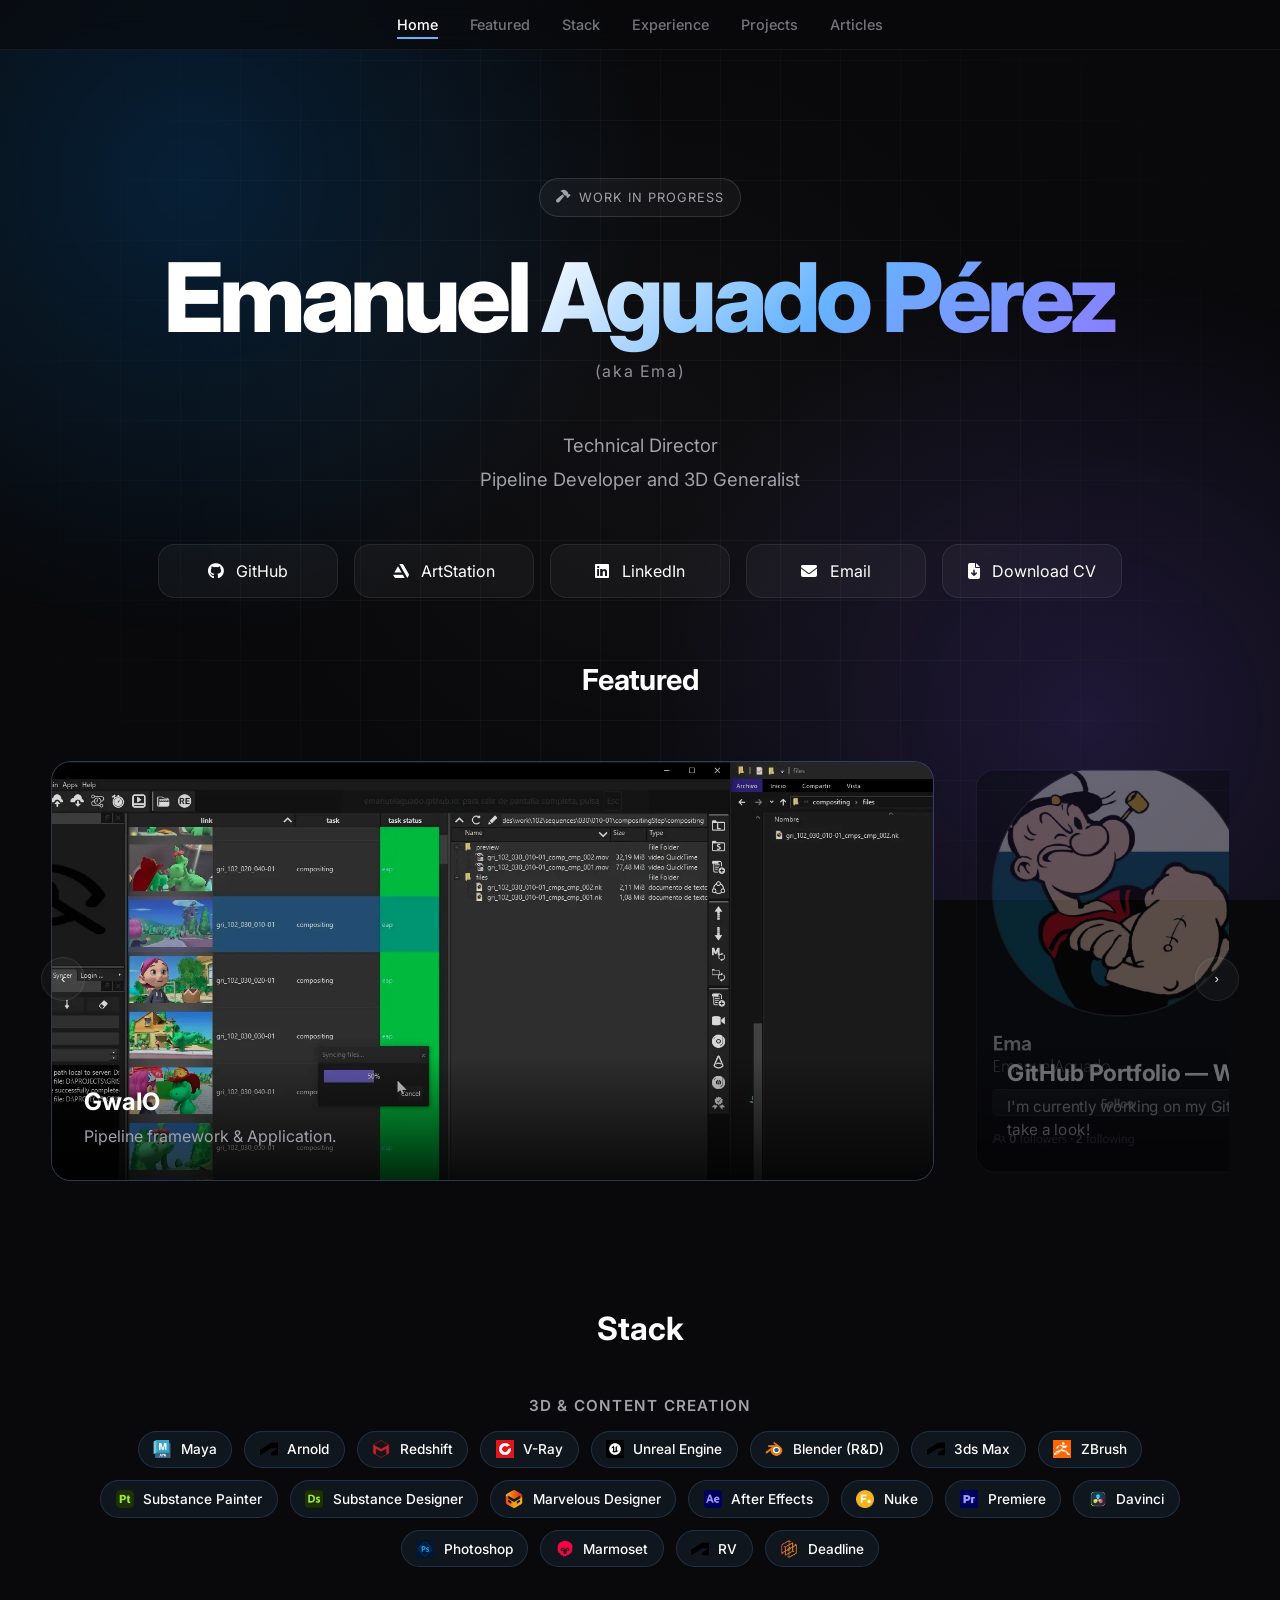
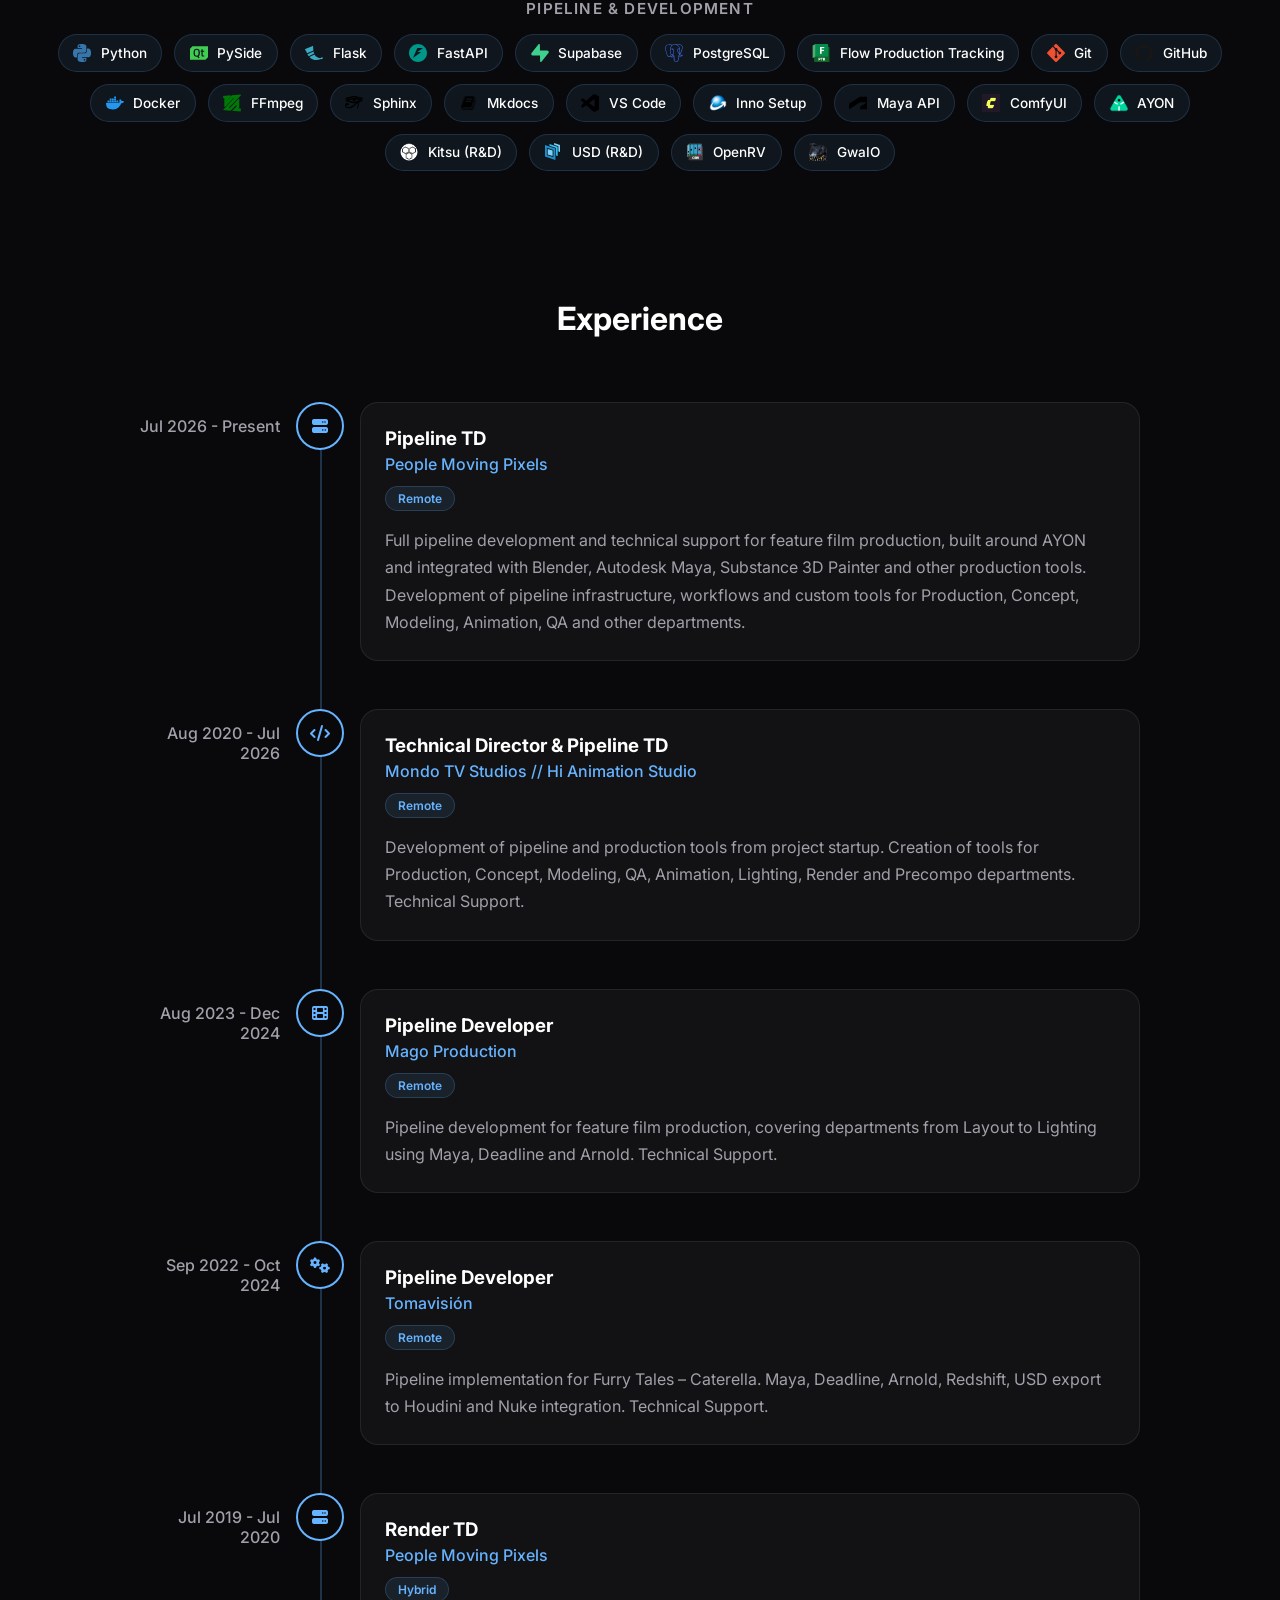
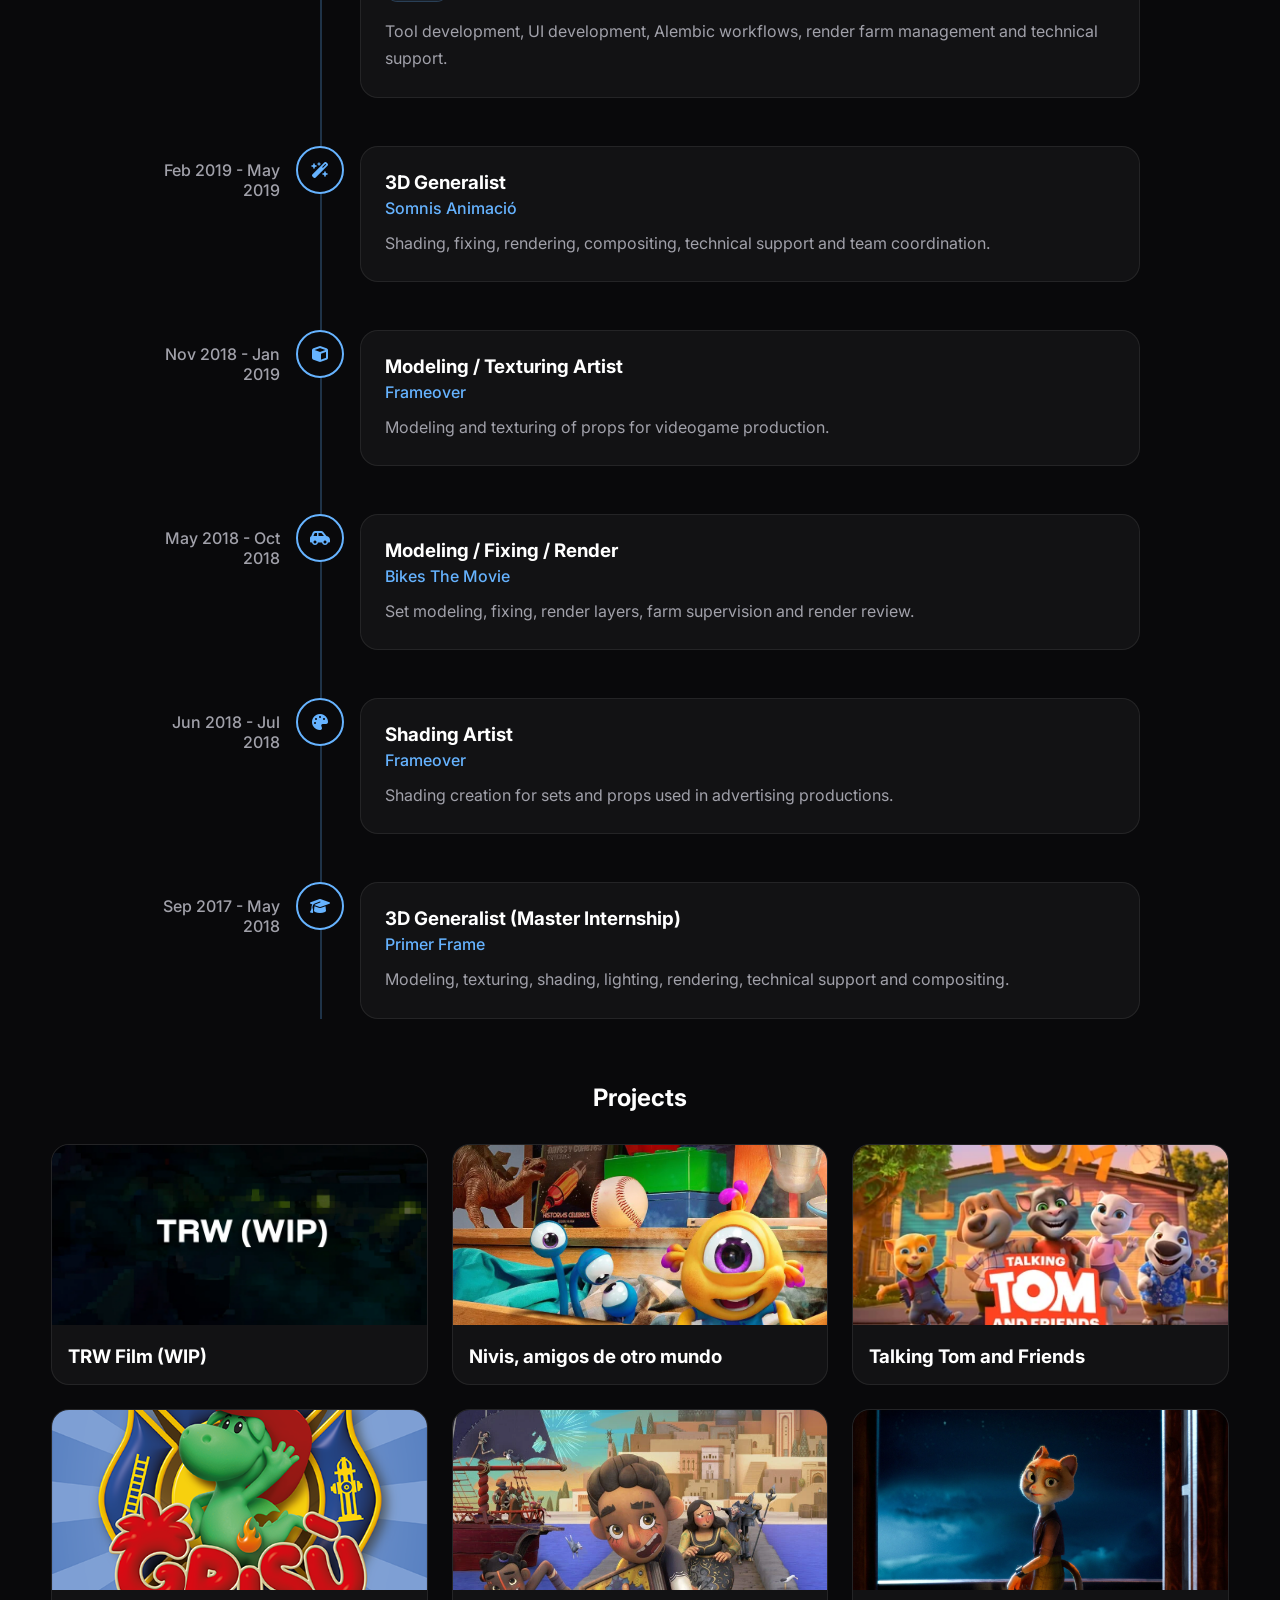
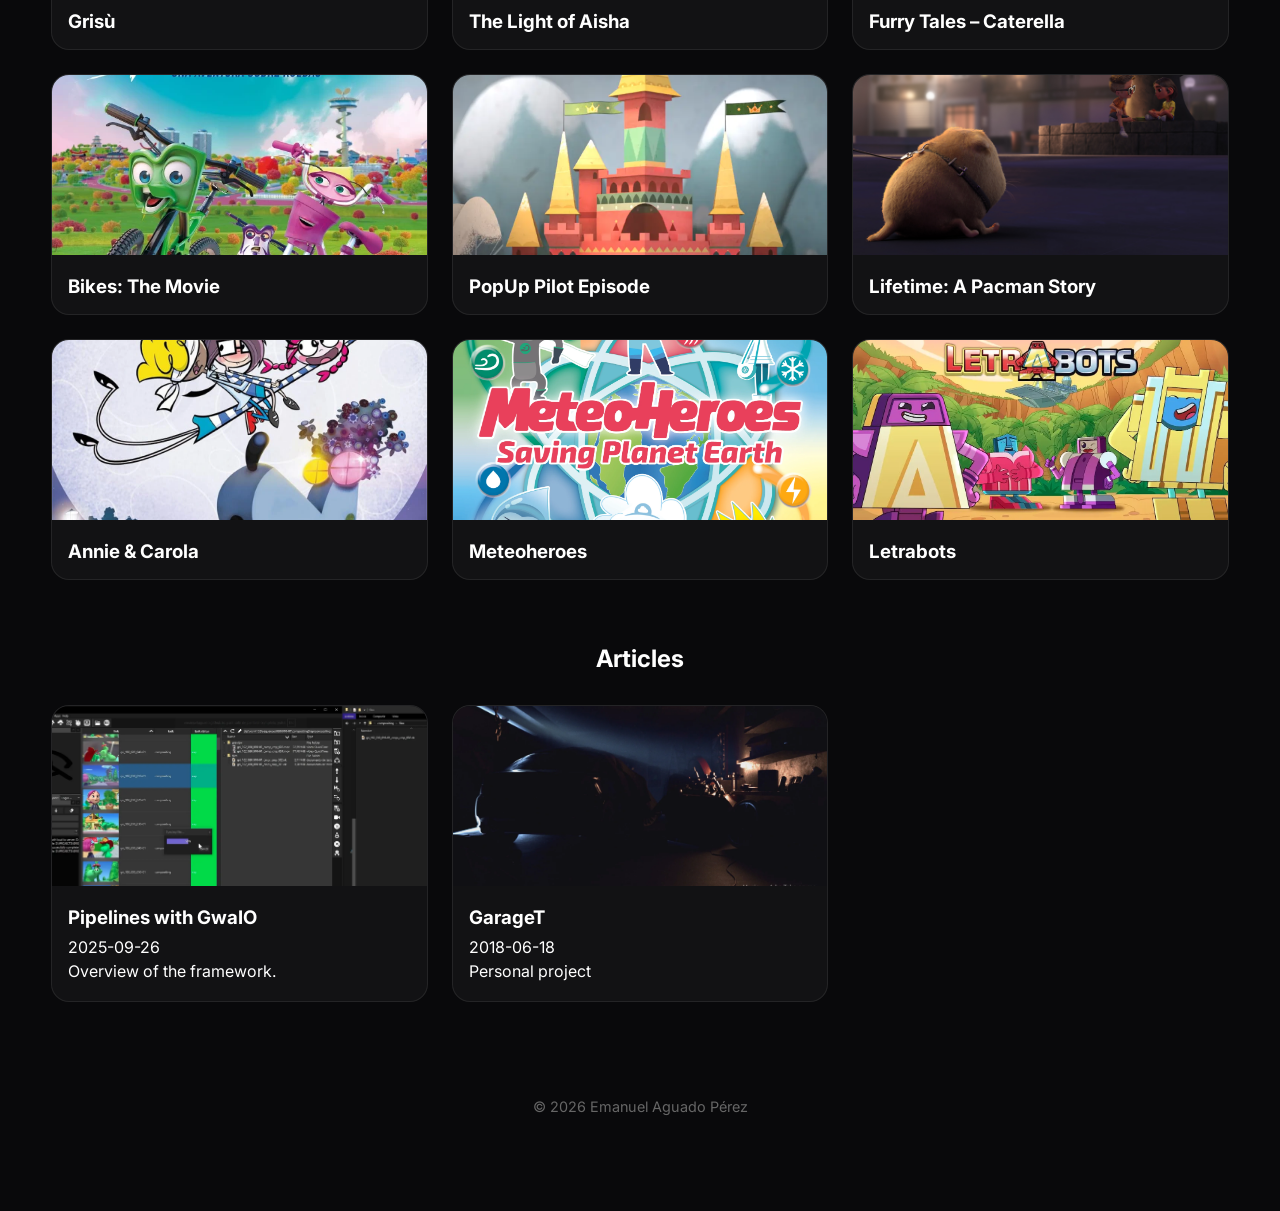
<file: index.html>
<!DOCTYPE html>
<html lang="en">

<head>
    <meta charset="UTF-8">
    <meta name="viewport" content="width=device-width, initial-scale=1.0">

    <title>Emanuel Aguado Pérez</title>

    <link rel="preconnect" href="https://fonts.googleapis.com">
    <link rel="preconnect" href="https://fonts.gstatic.com" crossorigin>
    <link href="https://fonts.googleapis.com/css2?family=Inter:wght@300;400;500;600;700;800&display=swap"
        rel="stylesheet">
    <link rel="stylesheet" href="https://cdnjs.cloudflare.com/ajax/libs/font-awesome/6.7.2/css/all.min.css">
    <link rel="stylesheet" href="css/style.css">
</head>

<body>
    <nav class="top-nav">
        <a href="#hero">
            Home
        </a>
        <a href="#featured">
            Featured
        </a>
        <a href="#stacks">
            Stack
        </a>
        <a href="#timeline">
            Experience
        </a>
        <a href="#projects">
            Projects
        </a>
        <a href="#articles">
            Articles
        </a>

    </nav>
    <div class="background"></div>
    <main class="container">
        <section id="hero"></section>
        <div class="featured-header">
            <h2>Featured</h2>
        </div>
        <section id="featured-wrapper" class="featured-wrapper">
            <button class="carousel-btn left" id="featured-left">
                ‹
            </button>
            <section id="featured" class="featured-carousel"></section>
            <button class="carousel-btn right" id="featured-right">
                ›
            </button>
        </section>
        <section
            id="stacks"
            class="stack-section">
        </section>
        <section id="content"></section>
        <footer id="footer"></footer>
    </main>
    <script src="js/main.js"></script>
</body>

</html>
</file>
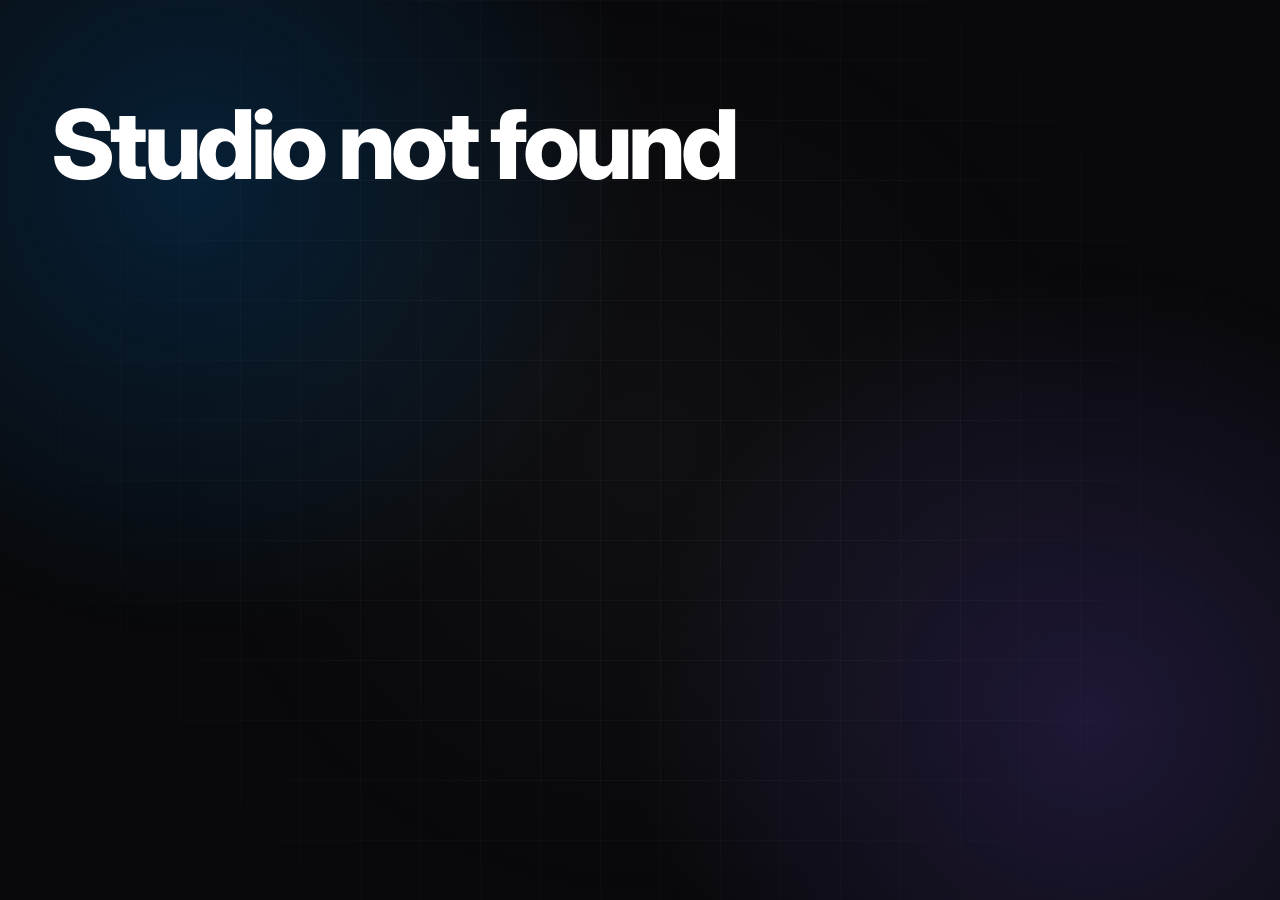
<file: templates/studio.html>
<!DOCTYPE html>
<html lang="en">
<head>

    <meta charset="UTF-8">
    <meta name="viewport" content="width=device-width, initial-scale=1.0">

    <title>Studio</title>

    <link rel="preconnect" href="https://fonts.googleapis.com">
    <link rel="preconnect" href="https://fonts.gstatic.com" crossorigin>

    <link href="https://fonts.googleapis.com/css2?family=Inter:wght@300;400;500;600;700;800&display=swap" rel="stylesheet">

    <link rel="stylesheet"
          href="https://cdnjs.cloudflare.com/ajax/libs/font-awesome/6.7.2/css/all.min.css">

    <link rel="stylesheet" href="../css/style.css">

</head>
<body>

    <div class="background"></div>

    <main class="container">

        <section id="studio-page"></section>

    </main>

    <script src="../js/studio.js"></script>

</body>
</html>
</file>
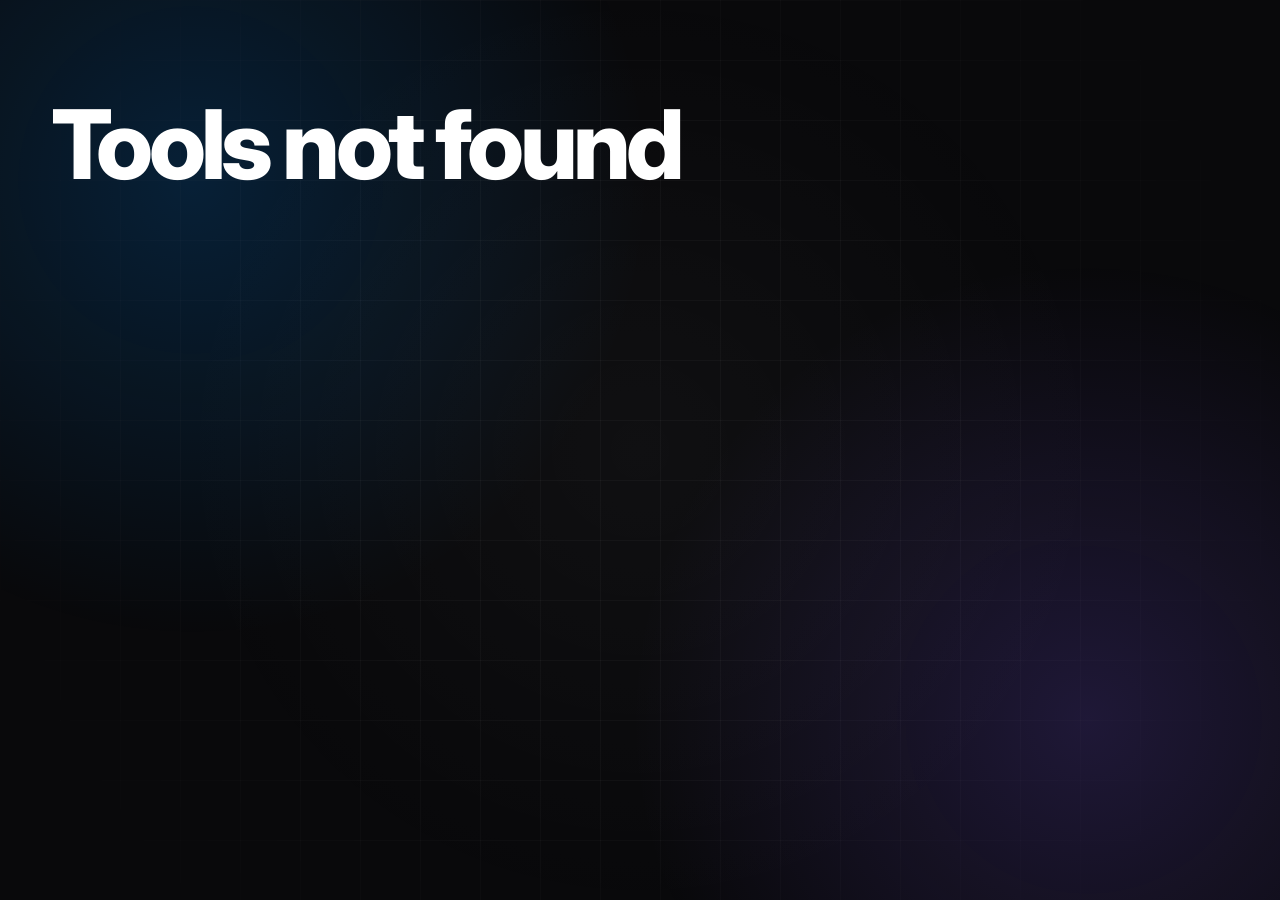
<file: templates/tools.html>
<!DOCTYPE html>
<html lang="en">
<head>

    <meta charset="UTF-8">
    <meta name="viewport" content="width=device-width, initial-scale=1.0">

    <title>Tools</title>

    <link rel="preconnect" href="https://fonts.googleapis.com">
    <link rel="preconnect" href="https://fonts.gstatic.com" crossorigin>

    <link href="https://fonts.googleapis.com/css2?family=Inter:wght@300;400;500;600;700;800&display=swap" rel="stylesheet">

    <link rel="stylesheet"
          href="https://cdnjs.cloudflare.com/ajax/libs/font-awesome/6.7.2/css/all.min.css">

    <link rel="stylesheet" href="../css/style.css">

</head>
<body>

    <div class="background"></div>

    <main class="container">

        <section id="tools-page"></section>

    </main>

    <script src="../js/tools.js"></script>

</body>
</html>
</file>
<file: css/style.css>
* {
    margin: 0;
    padding: 0;
    box-sizing: border-box;
}

:root {
    --bg: #09090b;
    --card: rgba(255,255,255,.04);
    --card-hover: rgba(255,255,255,.06);
    --border: rgba(255,255,255,.08);
    --border-hover: rgba(255,255,255,.16);
    --text: #ffffff;
    --muted: #a1a1aa;
    --accent: #66b3ff;
}

html {
    scroll-behavior: smooth;
}

body {
    font-family: "Inter", sans-serif;
    background: var(--bg);
    color: var(--text);
    min-height: 100vh;
    overflow-x: hidden;
}

.background {
    position: fixed;
    inset: 0;
    z-index: -1;
    background:
        radial-gradient(circle at 15% 20%, rgba(0,140,255,.18), transparent 35%),
        radial-gradient(circle at 85% 80%, rgba(132,94,255,.18), transparent 35%),
        radial-gradient(circle at 50% 50%, rgba(255,255,255,.03), transparent 60%);
}

.background::before {
    content: "";
    position: absolute;
    inset: 0;

    background-image:
        linear-gradient(rgba(255,255,255,.03) 1px, transparent 1px),
        linear-gradient(90deg, rgba(255,255,255,.03) 1px, transparent 1px);

    background-size: 60px 60px;

    mask-image:
        radial-gradient(circle at center,
        black 40%,
        transparent 90%);
}

.container {
    width: min(1200px, 92%);
    margin: 0 auto;
    padding: 6rem 0;
}

/* -------------------------------- */
/* HERO */
/* -------------------------------- */

.hero {
    text-align: center;
}

.status {
    display: inline-flex;
    align-items: center;
    gap: .5rem;

    padding: .7rem 1rem;

    border-radius: 999px;

    border: 1px solid rgba(255,255,255,.12);

    background: rgba(255,255,255,.04);

    color: var(--muted);

    margin-bottom: 2rem;

    text-transform: uppercase;
    letter-spacing: .08em;
    font-size: .8rem;
}

h1 {
    font-size: clamp(3rem, 8vw, 6rem);
    line-height: 1;
    letter-spacing: -0.05em;
    font-weight: 800;
}

.gradient {
    background: linear-gradient(
        135deg,
        #ffffff,
        #66b3ff,
        #8b7cff
    );

    -webkit-background-clip: text;
    -webkit-text-fill-color: transparent;
}

.aka {
    color: #8f8f98;
    font-size: 1rem;
    margin-top: 1rem;
    margin-bottom: 3rem;
    letter-spacing: .1em;
}

.subtitle {
    max-width: 700px;
    margin: 0 auto 3rem auto;
    color: var(--muted);
    font-size: 1.15rem;
    line-height: 1.8;
}

.links {
    display: flex;
    flex-wrap: wrap;
    justify-content: center;
    gap: 1rem;
}

.btn {
    display: flex;
    align-items: center;
    justify-content: center;
    gap: .8rem;

    min-width: 180px;

    padding: 1rem 1.5rem;

    border-radius: 16px;

    background: var(--card);

    border: 1px solid var(--border);

    color: white;

    text-decoration: none;

    transition: .25s ease;
}

.btn:hover {
    transform: translateY(-4px);

    background: var(--card-hover);

    border-color: var(--border-hover);

    box-shadow: 0 10px 40px rgba(0,0,0,.3);
}

/* -------------------------------- */
/* TIMELINE */
/* -------------------------------- */

.timeline-section {
    margin-top: 8rem;
}

.timeline-section h2 {
    text-align: center;
    margin-bottom: 4rem;
    font-size: 2rem;
}

.timeline {
    position: relative;
    max-width: 1000px;
    margin: auto;
}

.timeline::before {
    content: "";
    position: absolute;

    left: 180px;

    top: 0;
    bottom: 0;

    width: 2px;

    background: rgba(102,179,255,.25);
}

.timeline-item {
    display: grid;
    grid-template-columns: 140px 80px 1fr;
    margin-bottom: 3rem;
}

.timeline-date {
    text-align: right;
    padding-top: 14px;
    color: var(--muted);
    font-weight: 500;
}

.timeline-marker {
    display: flex;
    justify-content: center;
}

.timeline-icon {
    width: 48px;
    height: 48px;

    border-radius: 50%;

    border: 2px solid var(--accent);

    background: var(--bg);

    color: var(--accent);

    display: flex;
    align-items: center;
    justify-content: center;

    z-index: 2;
}

.timeline-card {
    display: block;

    text-decoration: none;
    color: inherit;

    background: var(--card);

    border: 1px solid var(--border);

    border-radius: 18px;

    padding: 1.5rem;

    transition: .25s ease;
}

.timeline-card:hover {
    transform: translateY(-3px);

    background: var(--card-hover);

    border-color: rgba(102,179,255,.3);
}

.timeline-card h3 {
    margin-bottom: .25rem;
}

.timeline-card h4 {
    color: var(--accent);
    font-weight: 500;
    margin-bottom: .75rem;
}

.timeline-card p {
    color: var(--muted);
    line-height: 1.7;
}

.timeline-tags {
    display: flex;
    gap: .5rem;
    flex-wrap: wrap;
    margin-bottom: 1rem;
}

.tag {
    padding: .25rem .75rem;

    border-radius: 999px;

    border: 1px solid rgba(102,179,255,.2);

    background: rgba(102,179,255,.1);

    color: var(--accent);

    font-size: .75rem;
    font-weight: 600;
}

/* -------------------------------- */
/* BACK BUTTON */
/* -------------------------------- */

.back-link {
    display: inline-flex;
    align-items: center;
    gap: .5rem;

    padding: .75rem 1rem;

    margin-bottom: 3rem;

    border-radius: 12px;

    border: 1px solid var(--border);

    background: var(--card);

    color: var(--text);

    text-decoration: none;

    transition: .25s ease;
}

.back-link:hover {
    background: var(--card-hover);
    border-color: var(--border-hover);
}

/* -------------------------------- */
/* STUDIO PAGE */
/* -------------------------------- */

.studio-header {
    text-align: center;
    margin-bottom: 5rem;
}

.studio-header .timeline-icon {
    margin: 0 auto 1.5rem auto;
}

.studio-header h1 {
    margin-bottom: .5rem;
}

.studio-header h2 {
    color: var(--accent);
    font-weight: 500;
    margin-bottom: 1rem;
}

.studio-description {
    max-width: 900px;
    margin: 2rem auto;
    line-height: 1.8;
    color: var(--muted);
}

.studio-projects {
    margin-top: 4rem;
}

.studio-projects h2 {
    text-align: center;
    margin-bottom: 2rem;
}

/* Projects section on main page */
.projects-section {
    margin-top: 4rem;
}

.projects-section h2 {
    text-align: center;
    margin-bottom: 2rem;
}

/* Articles section on main page */
.articles-section {
    margin-top: 4rem;
}

.articles-section h2 {
    text-align: center;
    margin-bottom: 2rem;
}

.articles-list {
    display: grid;
    grid-template-columns: repeat(auto-fill, minmax(280px, 1fr));
    gap: 1.5rem;
}

.article-item {
    display: block;

    background: var(--card);

    border: 1px solid var(--border);

    border-radius: 18px;

    overflow: hidden;

    text-decoration: none;
    color: inherit;

    transition: .25s ease;
}

.article-item:hover {
    transform: translateY(-4px);
    border-color: rgba(102,179,255,.3);
}

.article-item img {
    width: 100%;
    height: 180px;
    object-fit: cover;
}

.article-info {
    padding: 1rem;
}

.article-info h3 {
    margin-bottom: .5rem;
}

.article-info p {
    margin: .25rem 0;
}

/* -------------------------------- */
/* TOOLS PAGE */
/* -------------------------------- */

.tools-header {
    text-align: center;
    margin-bottom: 5rem;
}

.tools-header .timeline-icon {
    margin: 0 auto 1.5rem auto;
}

.tools-header h1 {
    margin-bottom: .5rem;
}

.tools-header h2 {
    color: var(--accent);
    font-weight: 500;
    margin-bottom: 1rem;
}

.tools-description {
    max-width: 900px;
    margin: 2rem auto;
    line-height: 1.8;
    color: var(--muted);
}

.tools-projects {
    margin-top: 4rem;
}

.tools-projects h2 {
    text-align: center;
    margin-bottom: 2rem;
}

/* -------------------------------- */
/* PROJECT GRID */
/* -------------------------------- */

.project-grid {
    display: grid;
    grid-template-columns: repeat(auto-fill, minmax(280px, 1fr));
    gap: 1.5rem;
}

.project-card {
    display: block;

    background: var(--card);

    border: 1px solid var(--border);

    border-radius: 18px;

    overflow: hidden;

    text-decoration: none;
    color: inherit;

    transition: .25s ease;
}

.project-card:hover {
    transform: translateY(-4px);
    border-color: rgba(102,179,255,.3);
}

.project-card img {
    width: 100%;
    height: 180px;
    object-fit: cover;
}

.project-card h3 {
    padding: 1rem;
}

/* -------------------------------- */
/* PROJECT PAGE */
/* -------------------------------- */

.project-header {
    text-align: center;
    margin-bottom: 4rem;
}

.project-banner {
    width: 100%;
    max-height: 500px;

    object-fit: cover;

    border-radius: 20px;

    margin-bottom: 2rem;

    border: 1px solid var(--border);
}

.project-header h1 {
    margin-bottom: 1rem;
}

.project-studio {
    display: inline-flex;
    align-items: center;

    margin-bottom: 2rem;

    padding: .5rem 1rem;

    border-radius: 999px;

    background: rgba(102,179,255,.1);

    border: 1px solid rgba(102,179,255,.2);

    color: var(--accent);

    text-decoration: none;

    transition: .25s ease;
}

.project-studio:hover {
    background: rgba(102,179,255,.15);
}

.project-description {
    max-width: 900px;
    margin: auto;

    color: var(--muted);

    line-height: 1.8;
}

.project-gallery-section {
    margin-top: 5rem;
}

.project-gallery-section h2 {
    text-align: center;
    margin-bottom: 2rem;
}

.project-gallery {
    display: grid;
    grid-template-columns: repeat(auto-fill, minmax(320px, 1fr));
    gap: 1.5rem;
}

.project-gallery img {
    width: 100%;

    border-radius: 16px;

    border: 1px solid var(--border);

    transition: .25s ease;
}

.project-gallery img:hover {
    transform: translateY(-4px);
}

/* -------------------------------- */
/* FOOTER */
/* -------------------------------- */

.footer {
    margin-top: 6rem;
    text-align: center;
    color: #666;
    font-size: .9rem;
}

/* -------------------------------- */
/* RESPONSIVE */
/* -------------------------------- */

@media (max-width: 900px) {

    .timeline::before {
        left: 24px;
    }

    .timeline-item {
        grid-template-columns: 60px 1fr;
        gap: 1rem;
    }

    .timeline-date {
        grid-column: 2;
        text-align: left;
        padding-top: 0;
        margin-bottom: .5rem;
    }

    .timeline-card {
        grid-column: 2;
    }
}

@media (max-width: 700px) {

    .container {
        width: 94%;
        padding: 4rem 0;
    }

    .links {
        flex-direction: column;
        align-items: center;
    }

    .btn {
        width: 100%;
    }

    .timeline-section {
        margin-top: 5rem;
    }

    .project-grid {
        grid-template-columns: 1fr;
    }

    .project-gallery {
        grid-template-columns: 1fr;
    }
}
.featured-carousel {
    display: flex;
    gap: 1.5rem;

    overflow-x: auto;
    scroll-snap-type: x mandatory;
    scroll-behavior: smooth;

    padding: 1rem 0 2rem;

    -webkit-overflow-scrolling: touch;

    width: 100%;
}

.featured-carousel::-webkit-scrollbar {
    display: none;
}

.featured-card {
    flex: 0 0 auto;

    width: 75%;
    max-width: 900px;
    height: 420px;

    scroll-snap-align: center;

    position: relative;

    border-radius: 20px;
    overflow: hidden;

    text-decoration: none;

    background: var(--card);
    border: 1px solid var(--border);

    color: var(--text);

    transition: transform .35s ease, opacity .35s ease, filter .35s ease, border-color .25s ease;

    opacity: 0.45;
    transform: scale(0.96);
    filter: saturate(0.9);
}

.featured-card.active {
    opacity: 1;
    transform: scale(1);
    filter: saturate(1);
    border-color: rgba(102,179,255,.25);
}

.featured-card:hover {
    border-color: rgba(102,179,255,.35);
}

.featured-card img {
    width: 100%;
    height: 100%;
    object-fit: cover;

    transition: transform .6s ease;

    filter: brightness(.85);
}

.featured-card:hover img {
    transform: scale(1.05);
}

.featured-overlay {
    position: absolute;

    left: 0;
    right: 0;
    bottom: 0;

    padding: 2rem;

    background: linear-gradient(
        to top,
        rgba(0,0,0,.78),
        transparent
    );
}

.featured-overlay h2 {
    font-size: 1.5rem;
    margin-bottom: .5rem;
}

.featured-overlay p {
    color: var(--muted);
    line-height: 1.5;
    max-width: 600px;
}


.featured-card:not(.active) {
    filter: saturate(0.85) brightness(0.9);
}

.featured-wrapper {
    position: relative;

    display: flex;
    align-items: center;

    margin-top: 3rem;
}

.carousel-btn {
    position: absolute;
    z-index: 10;

    width: 44px;
    height: 44px;

    border-radius: 50%;

    border: 1px solid var(--border);
    background: var(--card);

    color: white;

    cursor: pointer;

    display: flex;
    align-items: center;
    justify-content: center;

    transition: .2s ease;
}

.carousel-btn:hover {
    border-color: rgba(102,179,255,.4);
    transform: scale(1.05);
}

.carousel-btn.left {
    left: -10px;
}

.carousel-btn.right {
    right: -10px;
}

.featured-header {
    width: 100%;

    margin-bottom: 2rem;
    margin-top: 4rem;

    display: flex;
    justify-content: center;
    align-items: center;
}

.featured-header h2 {
    font-size: 1.8rem;
    font-weight: 700;

    letter-spacing: -0.02em;

    color: var(--text);
}

.article-header {
    text-align: center;
    margin-bottom: 4rem;
}

.article-date {
    color: var(--muted);
    margin-top: 1rem;
}

.article-description {
    max-width: 800px;
    margin: 1.5rem auto 0 auto;
    color: var(--muted);
    line-height: 1.8;
}

.article-content {
    max-width: 900px;
    margin: auto;
}

.article-content h1,
.article-content h2,
.article-content h3,
.article-content h4 {
    margin-top: 2rem;
    margin-bottom: 1rem;
}

.article-content p {
    color: var(--muted);
    line-height: 1.9;
    margin-bottom: 1.5rem;
}

    .article-content img {
        display: block;
        max-width: 100%;
        height: auto;
        margin: 1.5rem auto;
        border-radius: 16px;
    }

.article-content li {
    margin-bottom: .5rem;
}

.article-content code {
    padding: .15rem .4rem;

    border-radius: 6px;

    background: rgba(255,255,255,.08);

    font-family: monospace;
}

.article-content pre {
    overflow-x: auto;

    padding: 1rem;

    margin: 1.5rem 0;

    border-radius: 12px;

    background: rgba(255,255,255,.05);

    border: 1px solid var(--border);
}

.article-content pre code {
    background: none;
    padding: 0;
}

.article-content blockquote {
    margin: 1.5rem 0;

    padding-left: 1rem;

    border-left: 3px solid var(--accent);

    color: var(--muted);
}

/* -------------------------------- */
/* STACKS */
/* -------------------------------- */

.stack-section {
    margin-top: 6rem;
}

.stack-header {
    text-align: center;
    margin-bottom: 3rem;
}

.stack-header h2 {
    font-size: 2rem;
}

.stack-category {
    margin-bottom: 2rem;
}

.stack-category h3 {

    text-align: center;

    margin-bottom: 1rem;

    color: var(--muted);

    font-size: .95rem;

    font-weight: 600;

    text-transform: uppercase;

    letter-spacing: .08em;
}

.stack-grid {

    display: flex;

    flex-wrap: wrap;

    justify-content: center;

    gap: .75rem;
}

.stack-card {

    display: inline-flex;

    align-items: center;

    gap: .6rem;

    padding: .55rem .9rem;

    border-radius: 999px;

    background: rgba(102,179,255,.08);

    border: 1px solid rgba(102,179,255,.18);

    transition: .2s ease;
}

.stack-card:hover {

    transform: translateY(-2px);

    background: rgba(102,179,255,.12);

    border-color: rgba(102,179,255,.3);
}

.stack-logo {

    width: 18px;

    height: 18px;

    object-fit: contain;

    flex-shrink: 0;
}

.stack-card span {

    font-size: .85rem;

    font-weight: 500;
}

.top-nav {
    position: sticky;
    top: 0;

    z-index: 100;

    display: flex;
    justify-content: center;
    gap: 2rem;

    padding: 1rem 0;

    backdrop-filter: blur(12px);

    background: rgba(9, 9, 11, .6);

    border-bottom: 1px solid rgba(255,255,255,.05);
}

.top-nav a {
    color: var(--muted);

    text-decoration: none;

    font-size: .9rem;

    font-weight: 500;

    transition: .2s ease;
}

.top-nav a:hover {
    color: var(--text);
}

.top-nav a {
    position: relative;

    color: var(--muted);

    text-decoration: none;

    transition:
        color 0.25s ease,
        opacity 0.25s ease;

    opacity: 0.7;
}

.top-nav a:hover {
    opacity: 1;
}

.top-nav a.active {
    color: var(--text);
    opacity: 1;
}

.top-nav a::after {
    content: "";

    position: absolute;

    left: 0;
    bottom: -6px;

    width: 100%;
    height: 2px;

    background: var(--accent);

    transform: scaleX(0);

    transform-origin: center;

    transition: transform 0.25s ease;
}

.top-nav a.active::after {
    transform: scaleX(1);
}

.hero {
    padding-top: 2rem;
}

@media (max-width: 480px) {

    .top-nav {
        gap: 0.5rem;
        padding: 0.75rem;
    }

    .top-nav a {
        font-size: 0.72rem;
    }
}

section[id] {
    scroll-margin-top: 80px;
}
</file>
